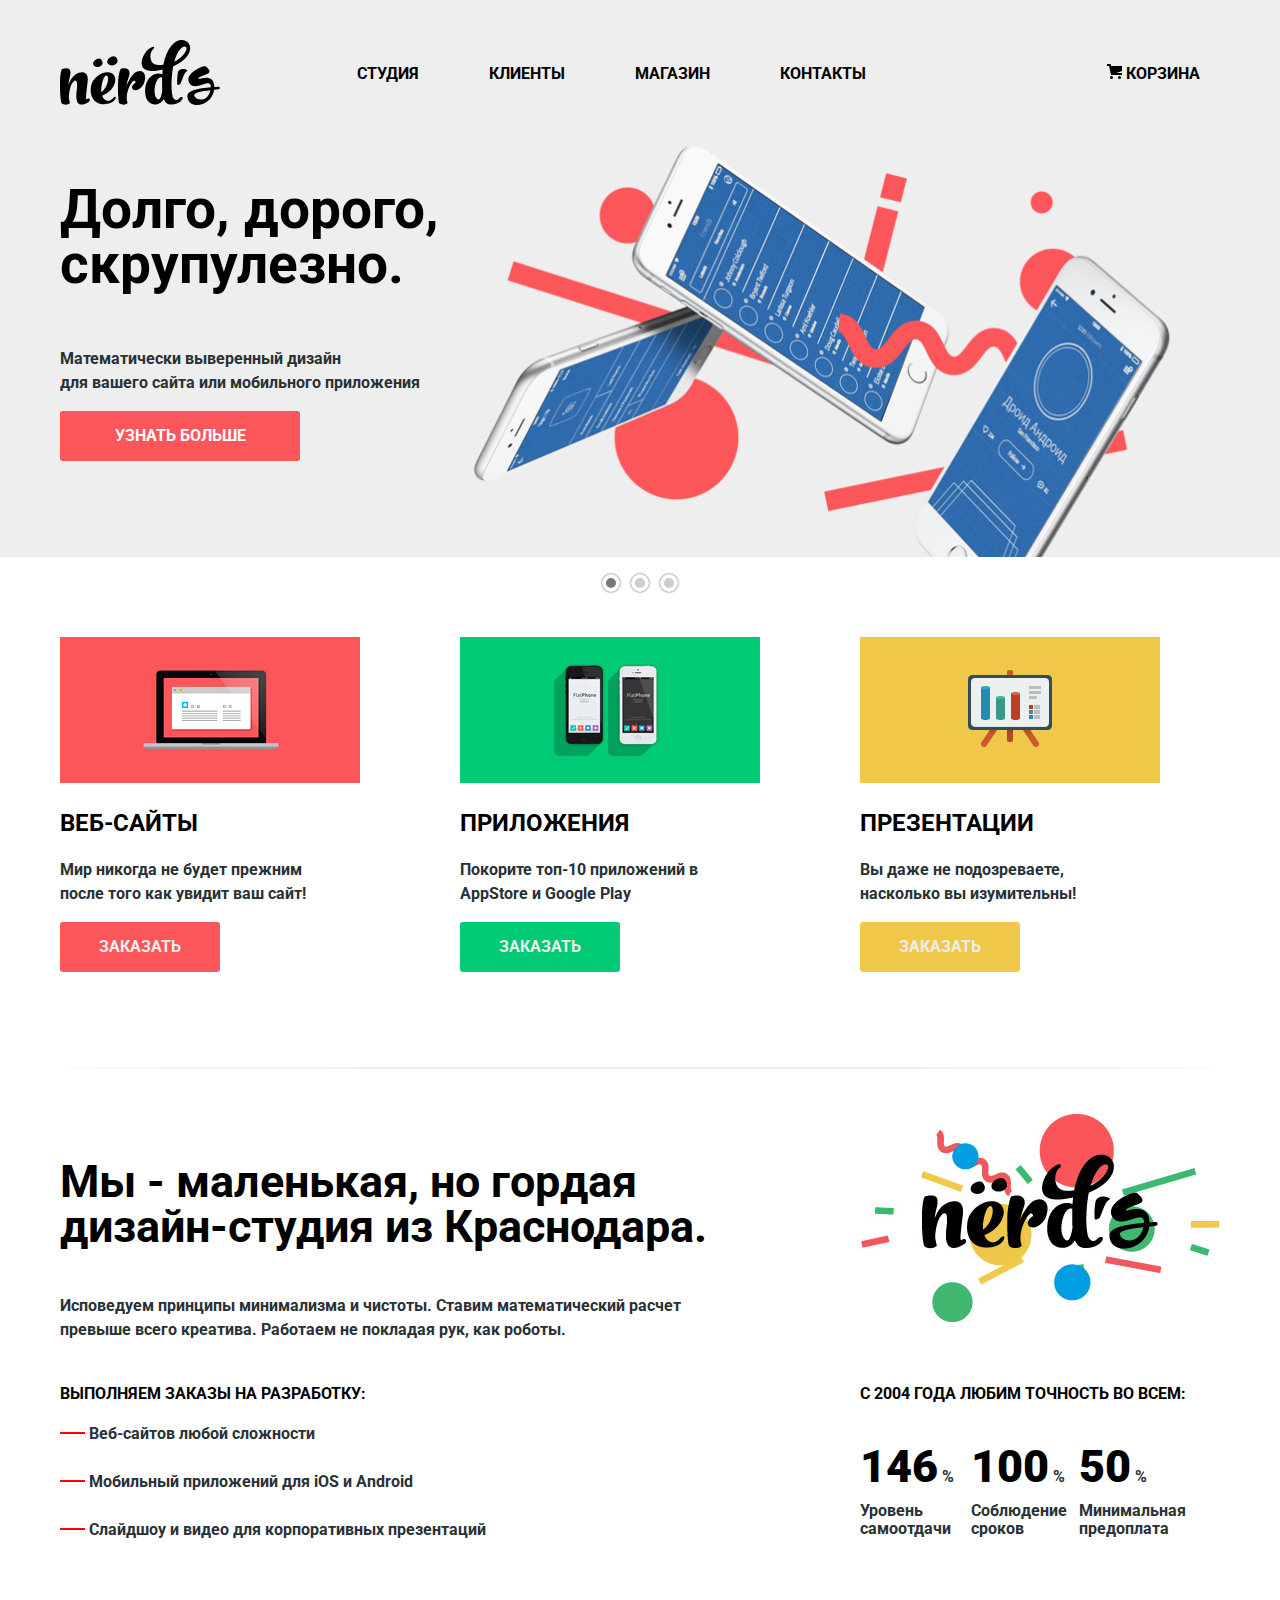
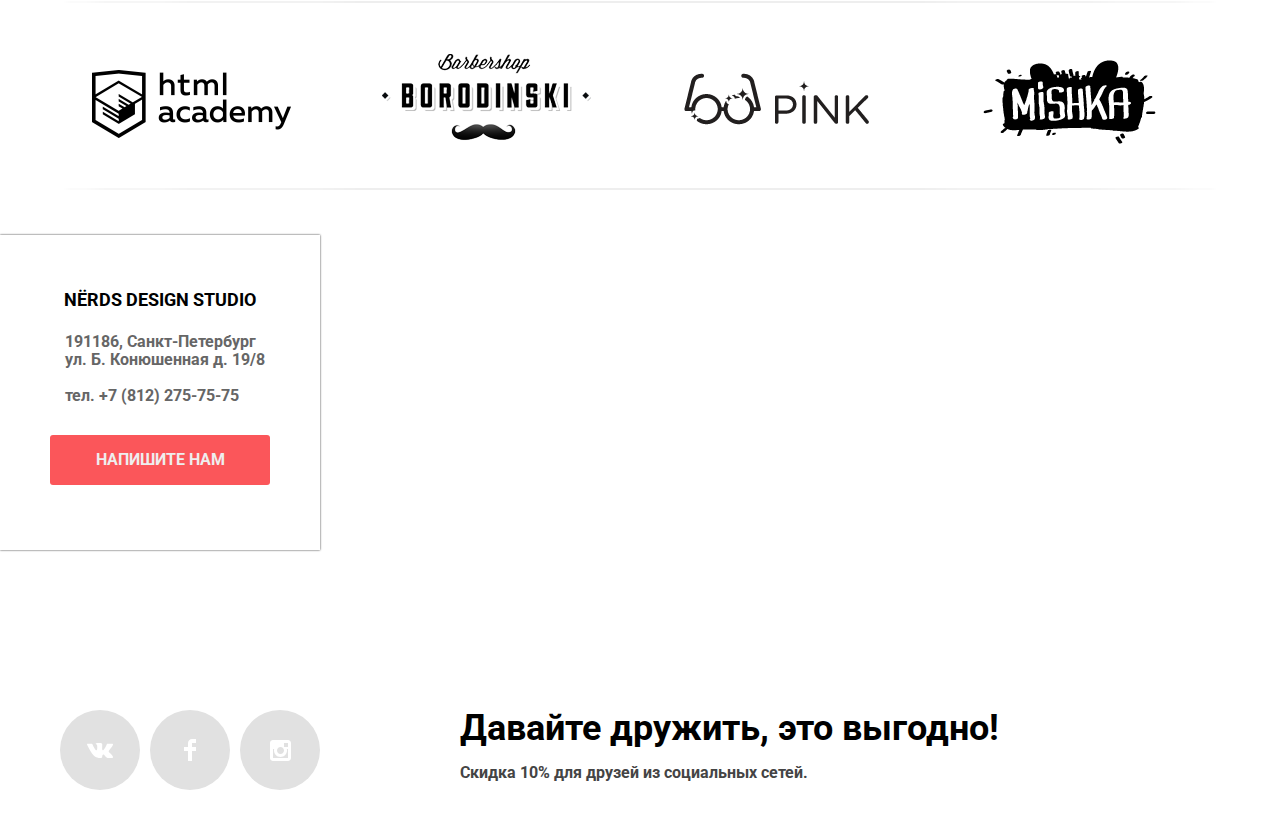
<file: index.html>
<!DOCTYPE html>
<html lang="ru">

<head>
    <title>Nerds</title>
    <link href="https://fonts.googleapis.com/css2?family=Roboto&display=swap" rel="stylesheet">
    <link rel="stylesheet" href="styles.css" />
    <link rel="stylesheet" href="setka.css" />
</head>

<body>
    <header class="main-header">
        <nav class="main-navigation">
            <div class="main-navigation-wrapper">
                <div class="container">
                    <a class="main-header-logo" href="#">
                        <img src="img/logo/nerds-logo.svg" alt="Логотип Нердс"></a>
                    <ul class="site-navigation">
                        <li><a href="#">Студия</a></li>
                        <li><a href="#">Клиенты</a></li>
                        <li><a href="#">Магазин</a></li>
                        <li><a href="#">Контакты</a></li>
                    </ul>
                    <p>
                    <ul class="order-list">
                        <a href="#">
                            <img src="img/icons/pomoyka-icon.svg" alt="">
                            Корзина
                        </a>
                    </ul>
                </div>
            </div>
        </nav>
        </p>
        <main class="container">
            <div class="slider">
                <input type="radio" id="btn-1" name="toggle" checked>
                <input type="radio" id="btn-2" name="toggle">
                <input type="radio" id="btn-3" name="toggle">
                <div class="slider__controls">
                    <label for="btn-1"></label>
                    <label for="btn-2"></label>
                    <label for="btn-3"></label>
                </div>
                <div class="slider__wrapper">
                    <div class="slider__list">
                        <div class="slider__item">
                            <div class="placing">
                                <li>
                                    <p class="services__header1">Долго, дорого, скрупулезно.</p>
                                    <p class="services__underheader1">Математически выверенный дизайн<br>
                                        для вашего сайта или мобильного приложения</p>
                                    <a class="learn__more" href="#">Узнать больше</a> <br> <br>
                                </li>
                                <img class="slide__image1" src="img/nerds-index-slide1.png" alt="">
                            </div>
                        </div>
                        <div class="slider__item">
                            <div class="placing">
                                <li>
                                    <p class="services__header2">Любим математику как никто другой</p>
                                    <p class="services__underheader2">Никакого креатива, только математические
                                        формулы для расчета идеальных пропорций.</p>
                                    <a class="learn__more" href="#">Узнать больше</a>
                                </li>
                                <img class="slide__image2" src="img/nerds-index-slide2.png" alt="">
                            </div>
                            <img src="img/nerds-index-slide2.png">
                        </div>
                        <div class="slider__item">
                            <div class="placing">
                                <li>
                                    <p class="services__header3">Только ночь, только хардкор</p>
                                    <p class="services__underheader3">Работать днем, как все? Мы против этого.
                                        Ближе к полуночи работа только начинается.</p>
                                    <a class="learn__more" href="#">Узнать больше</a>
                                </li>
                                <img class="slide__image3" src="img/nerds-index-slide3.png" alt="">
                            </div>
                        </div>
                    </div>
                </div>
            </div>
        </main>
    </header>

    <main class="container">
        <section class="order">
            <ul class="order-content">
                <li><img src="img/order/web-sites.jpg" alt="заказать" />
                    <h2>Веб-сайты</h2>
                    <div class="order-text">
                        <p>Мир никогда не будет прежним
                            после того как увидит ваш сайт!</p>
                    </div>
                    <a class="order-button-one" href="#">Заказать</a>
                </li>
                <li><img src="img/order/apps.jpg" alt="приложения" />
                    <h2>Приложения</h2>
                    <div class="order-text">
                        <p>Покорите топ-10 приложений в
                            AppStore и Google Play</p>
                    </div>
                    <a class="order-button-two" href="#">Заказать</a>
                </li>
                <li><img src="img/order/presentations.jpg" alt="презетации" />
                    <h2>Презентации</h2>
                    <div class="order-text">
                        <p>Вы даже не подозреваете,
                            насколько вы изумительны!</p>
                    </div>
                    <a class="order-button-three" href="#">Заказать</a>
                </li>
            </ul>
        </section>
        <span class="line">

        </span>
        <section class="studio">
            <div class="studio-bio">
                <p class="studio-header">Мы - маленькая, но гордая
                    дизайн-студия из Краснодара.</p>
                <p class="studio-header-text">Исповедуем принципы минимализма и чистоты.
                    Ставим математический расчет
                    превыше всего креатива. Работаем не покладая рук, как роботы.</p>
                <h3>Выполняем заказы на разработку:</h3>
                <ul class="studio-development">
                    <li><span class="redline"></span> Веб-сайтов любой сложности</li><br>
                    <li><span class="redline"></span> Мобильный приложений для iOS и Android</li><br>
                    <li><span class="redline"></span> Слайдшоу и видео для корпоративных презентаций</li>
                </ul>
            </div>

            <div class="studio-bio-two">
                <img class="nerds__i" src="img/nerds-illustration.jpg" alt="" />
                <h3>С 2004 года любим точность во всем:</h3>
                <div class="studio-bio-two-guarantee">
                    <ul class="qualities">
                        <li><b>146</b> <span class="sub">%</span> <br>
                            <p>Уровень самоотдачи</p>
                        </li>
                        <li><b>100</b> <span class="sub">%</span> <br>
                            <p>Соблюдение сроков</p>
                        </li>
                        <li><b>50</b> <span class="sub">%</span> <br>
                            <p>Минимальная предоплата</p>
                        </li>
                    </ul>
                </div>
            </div>
        </section>

        <span class="line2"></span>

        <section class="partners">
            <ul class="partners-list">
                <a href="https://htmlacademy.ru/" target="new">
                    <li class="logo1"><img src="img/logo/logo-htmlacademy.png" alt /></li>
                </a>
                <a href="https://htmlacademy.ru/" target="new">
                    <li class="logo2"><img src="img/logo/logo-borodinski.png" alt /></li>
                </a>
                <a href="https://htmlacademy.ru/" target="new">
                    <li class="logo3"><img src="img/logo/logo-pink.png" alt /></li>
                </a>
                <a href="https://htmlacademy.ru/" target="new">
                    <li class="logo4"><img src="img/logo/mishka.png" alt /></li>
                </a>
            </ul>
        </section>
        <span class="line3"></span>
    </main>
    </main>



    <div class="contacts">
        <p class="contacts-head">Nёrds design studio</p>
        <p class="contacts-address">191186, Санкт-Петербург<br>
            ул. Б. Конюшенная д. 19/8 <br><br>
            тел. +7 (812) 275-75-75</p>
        <a class="contact-button" href="#">Напишите нам</a>
    </div>

    <iframe src="https://www.google.com/maps/embed?pb=!1m18!1m12!1m3!1d1680
    .627264526745!2d30.320919023544405!3d59.93854867702869!2m3!1f0!2f0!3f0!
    3m2!1i1024!2i768!4f13.1!3m3!1m2!1s0x4696310fca145cc1%3A0x42b32648d8238007
    !2z0JHQvtC70YzRiNCw0Y8g0JrQvtC90Y7RiNC10L3QvdCw0Y8g0YPQuy4sIDE5LzgsINCh0L
    DQvdC60YIt0J_QtdGC0LXRgNCx0YPRgNCzLCAxOTExODY!5e0!3m2!1sru!2sru!4v15922200
    55122!5m2!1sru!2sru" width="100%" height="420" frameborder="0" style="border:0;" allowfullscreen=""
        aria-hidden="false" tabindex="0"></iframe>

    <section class="write__us">
        <form class="write-form">
            <p class="write-header">Напишите нам</p>
            <div class="name-email">
                <div class="namename">
                    <span class="write-data">Ваше имя:</span>
                    <textarea class="name" placeholder="Имя Фамилия" type="text"></textarea>
                </div>
                <div class="emailemail">
                    <span class="write-data">Ваш E-mail:</span>
                    <textarea class="E-mail" placeholder="email@example.com" type="email"></textarea>
                </div>
            </div>
            <div class="letterletter">
                <span class="write-data">Текст письма:</span>
                <textarea class="letter" placeholder="В свободной форме" type="text"></textarea>
            </div>
            <div class="send-close">
                <a class="send-button" href="#">Отправить</a>
                <a class="close-button" href="#">Закрыть</a>
            </div>
        </form>
    </section>
    <div class="container">
        <footer class="social">
            <ul class="footer-social">
                <li>
                    <a class="vk" href="https://vk.com/nerds" target="new">
                        <img src="img/icons/vk-icon.svg" alt="vk">
                    </a>
                </li>
                <li>
                    <a class="fb" href="https://facebook.com/nerds" target="new">
                        <img src="img/icons/fb-icon.svg" alt="fb">
                    </a>
                </li>
                <li>
                    <a class="insta" href="https://instagram.com/nerds" target="new">
                        <img src="img/icons/insta-icon.svg" alt="insta">
                    </a>
                </li>
            </ul>
            </section>

            <section class="footer-text">
                <span class="footer-text-header">Давайте дружить, это выгодно!</span>
                <p class="promo">Скидка 10% для друзей из социальных сетей.</p>
            </section>
        </footer>
    </div>


    <script>
        var cont = document.querySelector(".contact-button");
        var contOpen = document.querySelector(".write__us");
        var close = document.querySelector(".close-button");

        cont.addEventListener("click", function (evt) {
            evt.preventDefault();
            contOpen.classList.add("write__us-show");
        });

        close.addEventListener("click", function (evt) {
            evt.preventDefault();
            contOpen.classList.remove("write__us-show");
        });

        window.addEventListener("keydown", function (evt) {
            if (evt.keyCode == 27) {
                evt.preventDefault();
                if (contOpen.classList.contains("write__us-show")) {
                    contOpen.classList.remove("write__us-show")
                }
            }
        });
    </script>
</body>

</html>
</file>
<file: styles.css>
body {
    margin: 0;
padding: 0;

font-family: "Roboto";
font-size: 20px;
line-height: 24px;
font-weight: 700;
color: black;

background-color:white;
background-position: top center;
}
li{
    list-style-type: none;
}
.site-navigation{
    font-size: 16px;
    line-height: 30px;
}
.main-navigation a{
    color: #000000;
    text-transform: uppercase;
    margin-top: 40px;
}
.order-list{
    font-size: 16px;
    line-height: 30px;
}
.order-list a{
    color: #000000;
    text-transform: uppercase;
    display: block;
    padding: 2px 20px;
}
.services__header1{
    font-size: 55px;
    line-height: 55px;
    color: #000000;
}
.services__underheader1{
    font-size: 16px;
    line-height: 24px;
    color: #283136;
}
.services__header2{
    font-size: 55px;
    line-height: 55px;
    color: #000000;
}
.services__underheader2{
    font-size: 16px;
    line-height: 24px;
    color: #283136;
}
.services__header3{
    font-size: 55px;
    line-height: 55px;
    color: #000000;
}
.services__underheader3{
    font-size: 16px;
    line-height: 24px;
    color: #283136;
}
.learn__more{
    font-size: 16px;
    line-height: 18px;
    text-transform: uppercase;
    color: #ffffff;
    width: 240px;
    height: 50px;
    background-color: #fb565a;
    display: flex;
    align-items: center;
    justify-content: center;
    border-radius: 3px;
}
.learn__more:hover{
    background-color: #dd4f52;
    transition: 0.3s;
}
h2{
    font-size: 24px;
    line-height: 30px;
    text-transform: uppercase;
}
.order-text{
    font-size: 16px;
    line-height: 24px;
    color: #283136;
}
.order-button-one{
    font-size: 16px;
    line-height: 18px;
    text-transform: uppercase;
    color: #eeeeee;
    width: 160px;
    height: 50px;
    background-color: #fb565a;
    display: flex;
    align-items: center;
    justify-content: center;
    border-radius: 3px;
}
.order-button-one:hover{
    background-color: #dd4f52;
    transition: 0.3s;
}
.order-button-two{
    font-size: 16px;
    line-height: 18px;
    text-transform: uppercase;
    color: #eeeeee;
    width: 160px;
    height: 50px;
    background-color: #00ca74;
    display: flex;
    align-items: center;
    justify-content: center;
    border-radius: 3px;
}
.order-button-two:hover{
    background-color: #00af63;
    transition: 0.3s;
}
.order-button-three{
    font-size: 16px;
    line-height: 18px;
    text-transform: uppercase;
    color: #eeeeee;
    width: 160px;
    height: 50px;
    background-color: #efc84a;
    display: flex;
    align-items: center;
    justify-content: center;
    border-radius: 3px;
}
.order-button-three:hover{
    background-color: #ddba47;
    transition: 0.3s;
}
.studio-header{
    font-size: 45px;
    line-height: 45px;
    color: #000000;
}
.studio-header-text{
    font-size: 16px;
    line-height: 24px;
    color: #283136;
}
h3{
    font-size: 16px;
    line-height: 24px;
    color: #000000;
    text-transform: uppercase;
    margin-top: 40px;
}
.studio-development{
    font-size: 16px;
    line-height: 24px;
    color: #283136;
    padding: 0px;
}
.qualities{
    font-size: 16px;
    line-height: 18px;
    color: #283136;
}
b{
    font-size: 45px;
    line-height: 10,06px;
    color: #000000;
    
}
.sub{
    text-align: top;
}

.contacts-head{
    font-size: 18px;
    line-height: 30px;
    color: #000000;
    text-transform: uppercase;
    margin-top: 50px;
}
.contacts-address{
    font-size: 16px;
    line-height: 18px;
    color: #666666;
}
.contact-button{
    font-size: 16px;
    line-height: 18px;
    text-transform: uppercase;
    color: #eeeeee;
    width: 220px;
    height: 50px;
    background-color: #fb565a;
    display: flex;
    align-items: center;
    justify-content: center;
    border-radius: 3px;
    margin-top: 30px;
    margin-left: 50px;
}
.contact-button:hover{
    background-color: #dd4f52;
    transition: 0.3s;
}
.write-header{
    font-size: 45px;
    line-height: 45px;
    color: #000000;
}
.send-button{
    font-size: 16px;
    line-height: 18px;
    text-transform: uppercase;
    color: #eeeeee;
    width: 220px;
    height: 50px;
    background-color: #fb565a;
    display: flex;
    align-items: center;
    justify-content: center;
    border-radius: 3px;
    margin-top: 30px;
}
.close-button{
    margin-left: 50px;
    font-size: 16px;
    line-height: 18px;
    text-transform: uppercase;
    color: #eeeeee;
    width: 220px;
    height: 50px;
    background-color: #fb565a;
    display: flex;
    align-items: center;
    justify-content: center;
    border-radius: 3px;
    margin-top: 30px;
}
.send-close{
    display: flex;
}
.close-button:hover,
.send-button:hover{
    background-color: #dd4f52;
    transition: 0.3s;
}
.write-data{
    font-size: 16px;
    line-height: 18px;
    color: #000000;
}
</file>
<file: setka.css>
a{
    text-decoration: none;
}
li{
    list-style-type: none;
}
header{
    background-color: #eeeeee;
}
.site-navigation{
    display: flex;
    align-items: center;
    width: 640px;
}
.site-navigation a{
    padding:2px 35px;
    display: block;
}
.site-navigation a:hover,
.order-list a:hover{
    color: #fb565a;
    transition: 0.3s;
}
.main-header-logo{
    width: 160px;
    height: 65px;
    }
.main-navigation-wrapper{
    width: 100%;
    background-color: #eeeeee;
}
.main-navigation-wrapper .container{
    display: flex;
    justify-content: space-between;
}
.container{
    width: 1160px;
    margin: 0 auto;
    padding: 0 20px;
}
.order-list{
    max-width: 160px;
    margin-top: 17px;
    padding: 0;
}
.services{
    width: 100%;
    height: 430px;
}
.switch__slides{
    padding: 0;
}
.placing{
    display: flex;
    justify-content: space-between;
}
.services__header1{
    width: 380px;
}
.services__underheader1{
    width: 360px;
}
.slide__image1{
    width: 760px;
    height: 430px;  
}
.slide1{
    display: inline;
}
.services__header2{
    width: 515px;
}
.services__underheader2{
    width: 410px;
}
.slide__image2{
    width: 640px;
    height: 430px;
}
.slide2{
display: none;
}
.services__header3{
    width: 410px;
}
.services__underheader3{
    width: 360px;
}
.slide__image3{
    width: 760px;
    height: 430px;
}
.slide3{
    display: none;
}
.order-content{
    margin-top: 80px;
    padding: 0;
    padding-bottom: 50px;
    width: 1100px;
    height: 350px;
    display: flex;
    justify-content: space-between;
}
.order-text{
width: 260px;
}
.studio{
width: 1160px;
height: 470px;
margin-top: 0%;
padding: 0;
display: flex;
justify-content: space-between;
}
.studio-bio{
    width: 660px;
    height: 525px;
}
.studio-bio-two{
    width: 360px;
    height: 525px;
}
.studio-bio-two-guarantee{
    width: 360px;
    height: 100px;
    display: flex;
}
.qualities{
    padding: 0;
    padding-top: 20px;
    width: 360px;
    height: 100px;
    display: flex;
    justify-content: space-between;
}
.nerds__i{
    margin-bottom: 15px;
}
.partners{
    padding: 0;
    margin: 0;
    width: 1160px;
    height: 180px;
}
.partners-list{
    padding: 0;
    margin: 0;
    display: flex;
    justify-content: space-between;
    opacity: 1;
}
.partners-list img:hover,
.partners-list img:focus{
    opacity: 0.5;
    transition: 0.2s;
}

.logo1{
    width: 280px;
    height: 180px;
}
.logo2{
    width: 280px;
    height: 180px;
}
.logo3{
    width: 280px;
    height: 180px;
}
.logo4{
    width: 280px;
    height: 180px;
}

/* КАРТА */
.contacts{
    width: 320px;
    height: 315px;
    background-color: #ffffff;
    position: absolute;
    text-align: center;
    box-shadow: 0px 0px 2px rgba(0,0,0,.8);
}
.contacts-address{
    text-align: left;
    padding-left: 65px;
}   
.write__us{
    padding-right: 100px;
    padding-left: 100px;
    margin-left: 100px;
    display: none;
}
.write__us-show{
    display: block;
    animation-name: bounce;
    animation-duration: 0.6s;
    position: fixed;
    top: 5%;
    left: 0;
    width: 760px;
    height: 500px;
    background-color:white;
    box-shadow: 0 0 15px rgba(90, 70, 70, 0.7);
}
.name-email{
    width: 760px;
    height: 90px;
    display: flex;
    justify-content: space-between;
}
.name{
    resize: none;
    width: 360px;
    height: 46px;
}
.namename{
    width: 360px;
    height: 80px;
}
.E-mail{
    resize: none;
    width: 360px;
    height: 46px;
}
.emailemail{
    width: 360px;
    height: 80px;
}
.letter{
    resize: none;
    width: 760px;
    height: 115px;
    text-align: start;
}
.letterletter{
    width: 760px;
    height: 150px;
}
.line{
    height: 2px;
    width: 100%;
    margin-bottom: 40px;
    background-color: #eeeeee;
    border-radius: 100%;
    display: inline-block;
    text-align: center;
}
.line2{
    height: 2px;
    width: 100%;
    margin-top: 0%;
    margin-bottom: 0px;
    background-color: #eeeeee;
    border-radius: 100%;
    display: inline-block;
    text-align: center;
}
.line3{
    height: 2px;
    width: 100%;
    margin-top: 0%;
    margin-bottom: 40px;
    background-color: #eeeeee;
    border-radius: 100%;
    display: inline-block;
    text-align: center;
}
.redline{
    height: 2px;
    width: 25px;
    margin-top: 0%;
    background-color:red;
    display: inline-block;
    margin-bottom: 5px;
}
/*-----------------------*/


/* FOOTER */
.footer-text-header{
    font-size: 36px;
    line-height: 36px;
    color: #000000;
}
.promo{
    font-size: 16px;
    line-height: 22px;
    color: #444444;
}
.social{
    margin-top: 50px;
    width: 960px;
    height: 120px;
    display: flex;
    justify-content:space-between;
}
.footer-social{
    margin: 0;
    padding: 0;
    width: 260px;
    height: 80px;
    display: flex;
    justify-content: space-between;
}
.footer-text{
    width: 560px;
    height: 80px;
}
.vk{
    height: 80px;
    width: 80px;
    background-color: #e1e1e1;
    border-radius: 100%;
    display: flex;
    align-items: center;
    justify-content: center;
}
.fb{
    height: 80px;
    width: 80px;
    background-color: #e1e1e1;
    border-radius: 100%;
    display: flex;
    align-items: center;
    justify-content: center;
}
.insta{
    height: 80px;
    width: 80px;
    background-color: #e1e1e1;
    border-radius: 100%;
    display: flex;
    align-items: center;
    justify-content: center;
}
.footer-social a:hover{
    background-color: #a8a7a7;
    transition: 0.4s;
}
/*-------------------------------*/
@keyframes bounce {
    0% {transform: translateY(-2000px);}
    70% {transform: translateY(30px);}
    90% {transform: translateY(-10px);}
    0% {transform: translateY(0);}
}
section {
    width: 100%;
    height: 430px;
    background: white;
    }
    .slider {
    position: relative;
    }
    .slider input[type=radio] {
    display: none;
    }
    .slider__wrapper {
    overflow: hidden;
    }
    .slider__list {
    display: flex;
    transition: transform .8s ease;
    }
    .slider__item {
    width: 760px;
    height: 430px;
    margin-right: 400px;
    }
    .slider__controls {
    position: absolute;
    left: 0;
    bottom: -40px;
    width: 100%;
    z-index: 100;
    text-align: center;
    }
    .slider__controls label {
    display: inline-block;
    width: 10px;
    height: 10px;
    margin: 0 3px;
    background: #cccccc;
    cursor: pointer;
    border: 4px solid white;
    border-radius: 50%;
    box-shadow: 0px 0px 2px rgba(0,0,0,.8);
    transition: background-color .2s;
    }
    #btn-1:checked ~ .slider__controls label[for="btn-1"],
    #btn-2:checked ~ .slider__controls label[for="btn-2"],
    #btn-3:checked ~ .slider__controls label[for="btn-3"] {
    background-color: #777777;
    }
    #btn-1:checked ~ .slider__wrapper .slider__list {
    transform: translate(0);
    }
    #btn-2:checked ~ .slider__wrapper .slider__list {
    transform: translate(-1160px);
    }
    #btn-3:checked ~ .slider__wrapper .slider__list {
    transform: translate(-2320px);
    }
</file>
